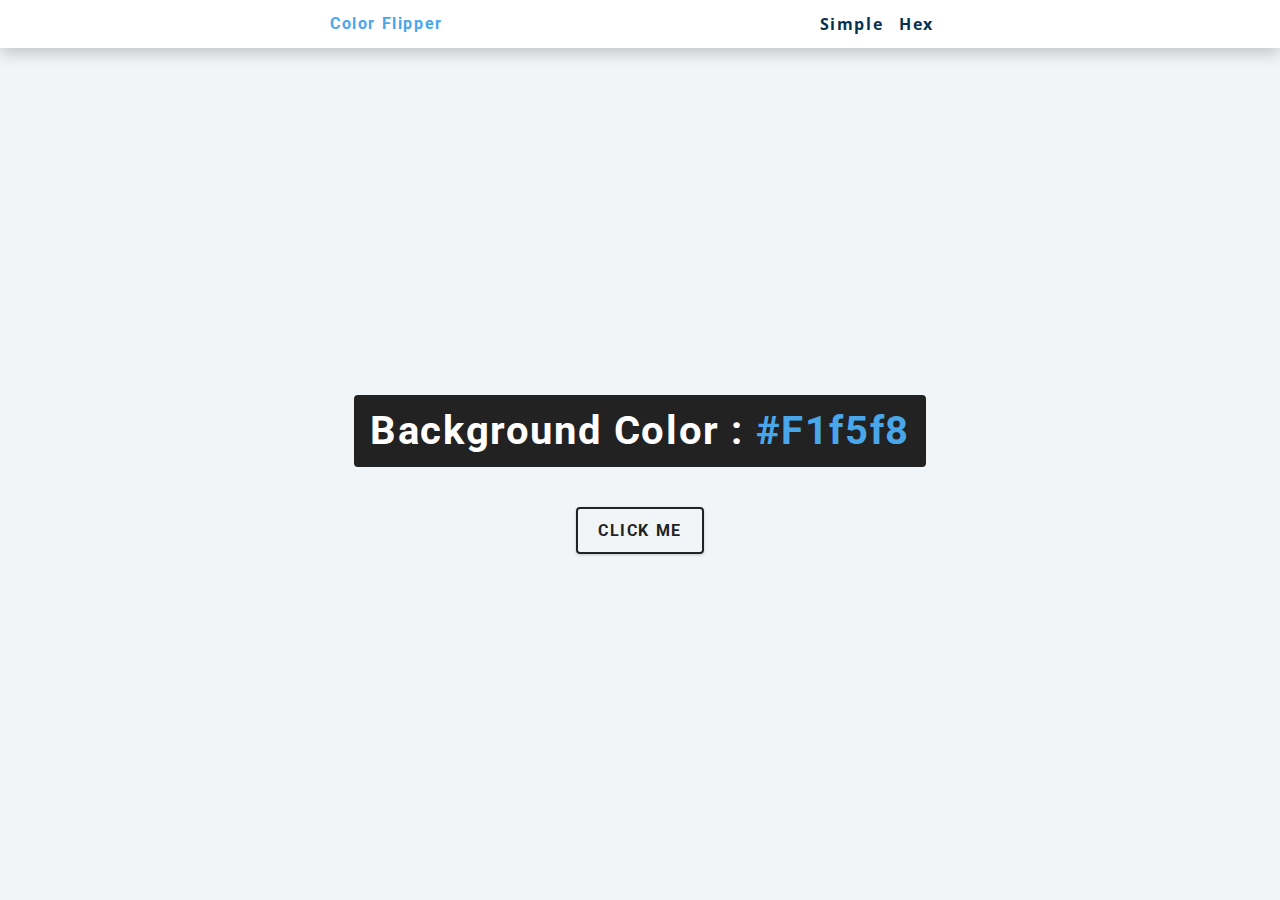
<file: 01-color-flipper/final/index.html>
<!DOCTYPE html>
<html lang="en">
  <head>
    <meta charset="UTF-8" />
    <meta name="viewport" content="width=device-width, initial-scale=1.0" />
    <title>Color Flipper || Simple</title>

    <!-- styles -->
    <link rel="stylesheet" href="styles.css" />
  </head>
  <body>
    <nav>
      <div class="nav-center">
        <h4>color flipper</h4>
        <ul class="nav-links">
          <li><a href="index.html">simple</a></li>
          <li><a href="hex.html">hex</a></li>
        </ul>
      </div>
    </nav>
    <main>
      <div class="container">
        <h2>background color : <span class="color">#f1f5f8</span></h2>
        <button class="btn btn-hero" id="btn">click me</button>
      </div>
    </main>
    <!-- javascript -->
    <script src="app.js"></script>
  </body>
</html>
</file>
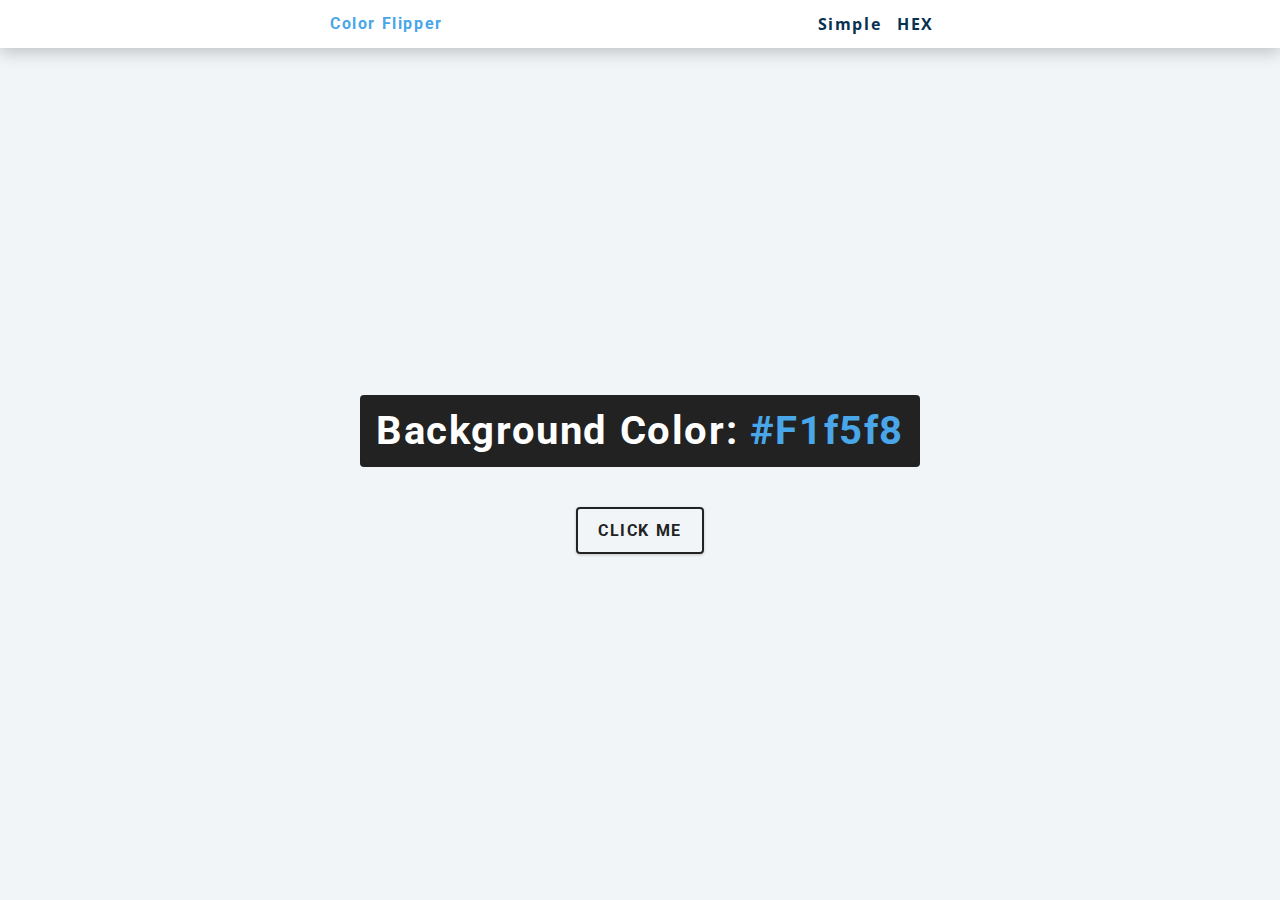
<file: 01-color-flipper/setup/index.html>
<!DOCTYPE html>
<html lang="en">
  <head>
    <meta charset="UTF-8" />
    <meta name="viewport" content="width=device-width, initial-scale=1.0" />
    <title>Color Flipper || Simple</title>

    <!-- styles -->
    <link rel="stylesheet" href="styles.css" />
  </head>
  <body>
      <nav>
        <div class="nav-center">
          <h4>Color Flipper</h4>
          <ul class="nav-links">
            <li><a href="index.html">Simple</a></li>
            <li><a href="hex.html">HEX</a></li>
          </ul>
        </div>
      </nav>
      <main>
        <div class="container">
          <h2>background color: <span class="color">#f1f5f8</span></h2>
          <button class="btn btn-hero" id="btn">click me</button>
        </div>
      </main>
    <!-- javascript -->
    <script src="app.js"></script>
  </body>
</html>
</file>
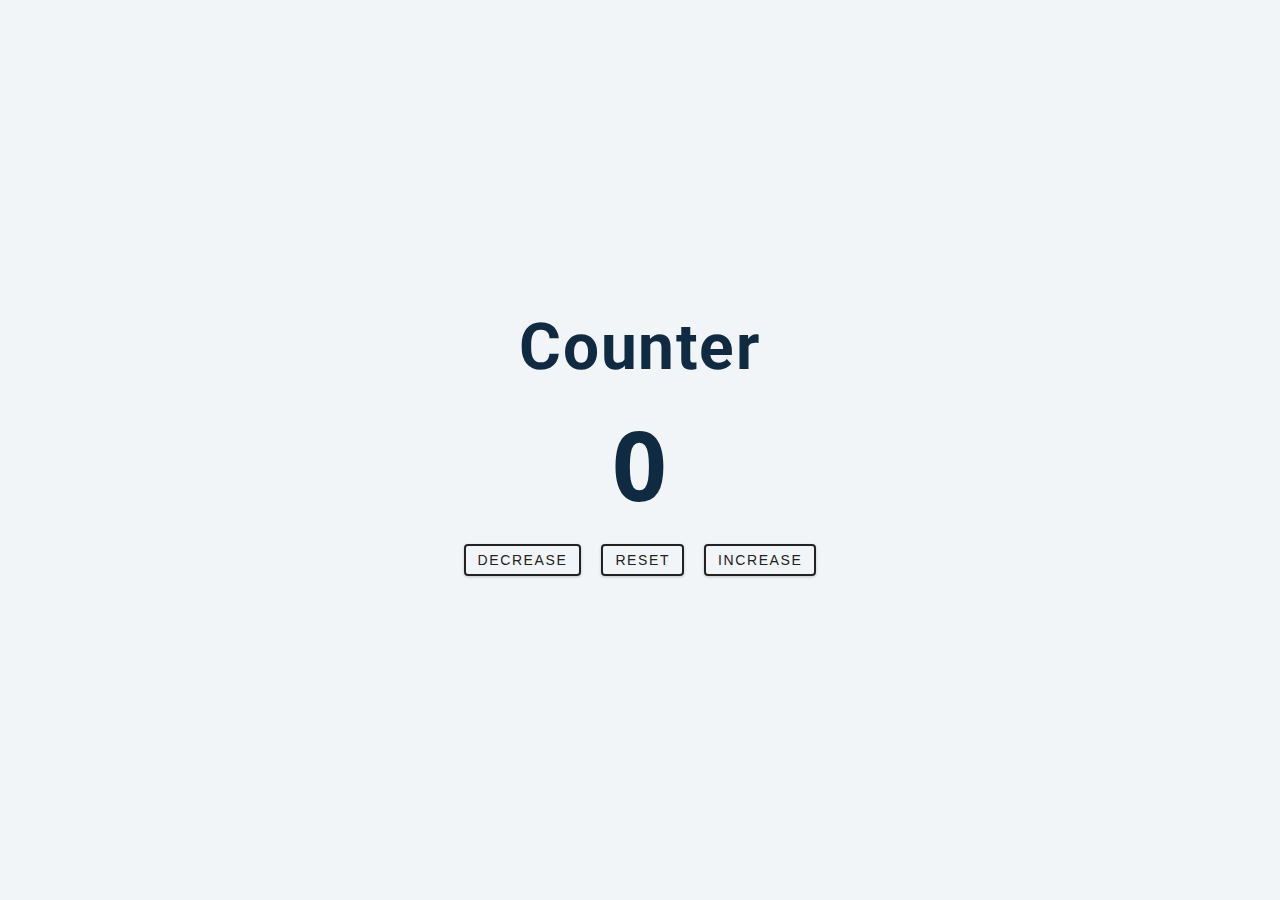
<file: 02-counter/final/index.html>
<!DOCTYPE html>
<html lang="en">
  <head>
    <meta charset="UTF-8" />
    <meta name="viewport" content="width=device-width, initial-scale=1.0" />
    <title>Counter</title>

    <!-- styles -->
    <link rel="stylesheet" href="styles.css" />
  </head>
  <body>
    <main>
      <div class="container">
        <h1>counter</h1>
        <span id="value">0</span>
        <div class="button-container">
          <button class="btn decrease">decrease</button>
          <button class="btn reset">reset</button>
          <button class="btn increase">increase</button>
        </div>
      </div>
    </main>
    <!-- javascript -->
    <script src="app.js"></script>
  </body>
</html>
</file>
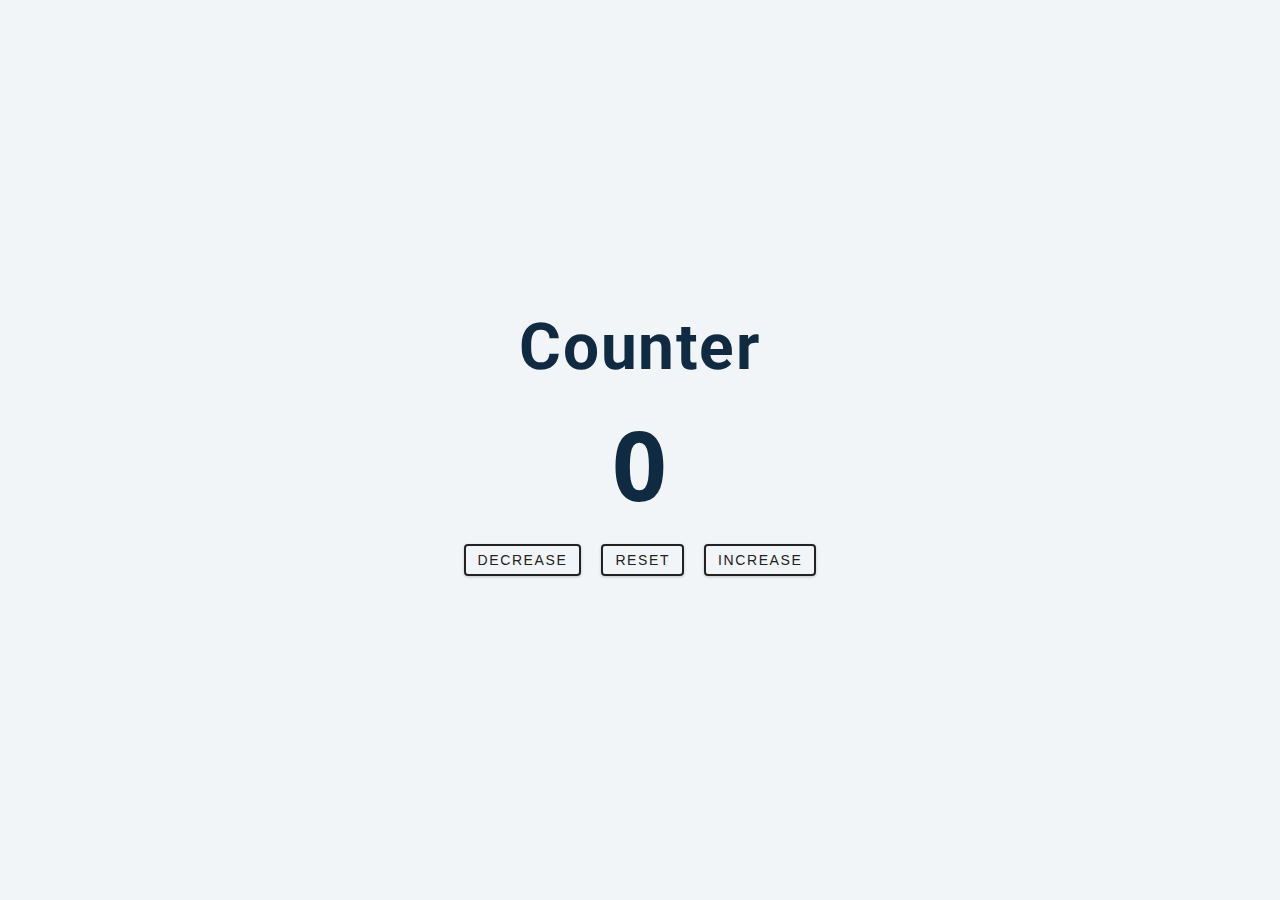
<file: 02-counter/setup/index.html>
<!DOCTYPE html>
<html lang="en">

<head>
  <meta charset="UTF-8" />
  <meta name="viewport" content="width=device-width, initial-scale=1.0" />
  <title>Counter</title>

  <!-- styles -->
  <link rel="stylesheet" href="styles.css" />
</head>

<body>
  <main>
    <div class="container">
      <h1>counter</h1>
      <span id="value">0</span>
      <div class="button-container">
        <button class="btn decrease">decrease</button>
        <button class="btn reset">reset</button>
        <button class="btn increase">increase</button>
      </div>
    </div>
  </main>
  <!-- javascript -->
  <script src="app.js"></script>
</body>

</html>
</file>
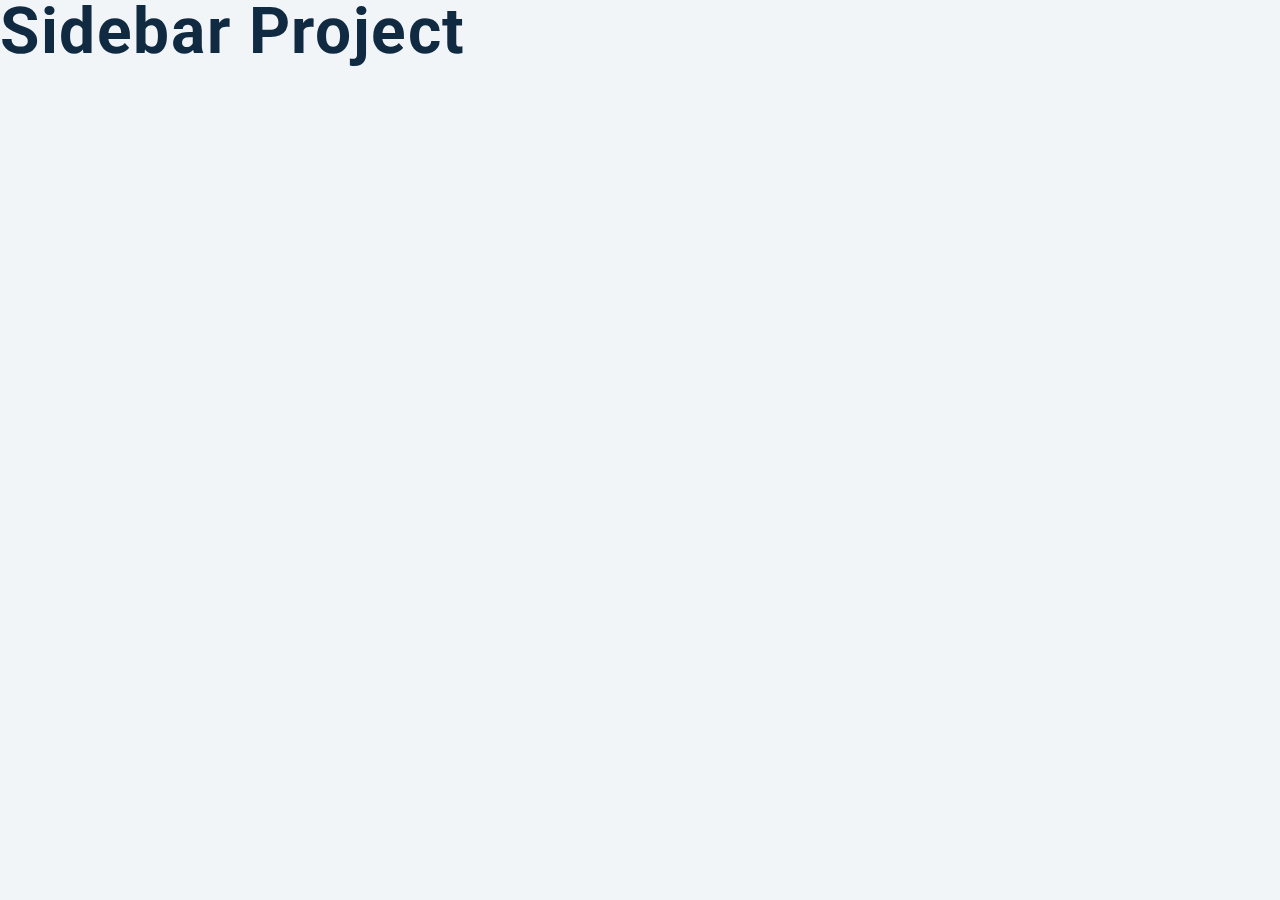
<file: 05-sidebar/setup/index.html>
<!DOCTYPE html>
<html lang="en">
  <head>
    <meta charset="UTF-8" />
    <meta name="viewport" content="width=device-width, initial-scale=1.0" />
    <title>Sidebar</title>
    <!-- font-awesome -->
    <link
      rel="stylesheet"
      href="https://cdnjs.cloudflare.com/ajax/libs/font-awesome/5.14.0/css/all.min.css"
    />

    <!-- styles -->
    <link rel="stylesheet" href="styles.css" />
  </head>
  <body>
    <h1>sidebar project</h1>
    <!-- javascript -->
    <script src="app.js"></script>
  </body>
</html>
</file>
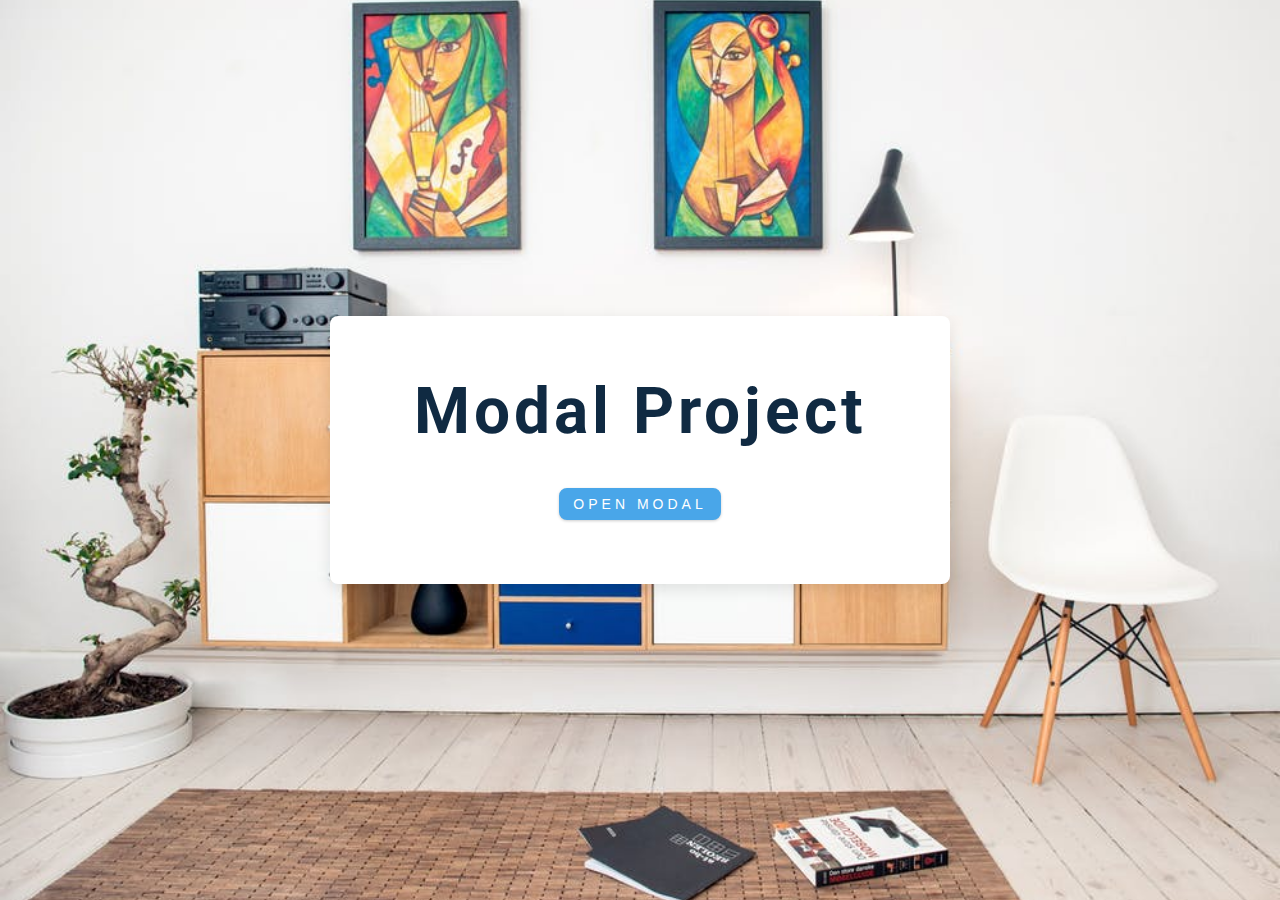
<file: 06-modal/final/index.html>
<!DOCTYPE html>
<html lang="en">
  <head>
    <meta charset="UTF-8" />
    <meta name="viewport" content="width=device-width, initial-scale=1.0" />
    <title>Modal</title>
    <!-- font-awesome -->
    <link
      rel="stylesheet"
      href="https://cdnjs.cloudflare.com/ajax/libs/font-awesome/5.14.0/css/all.min.css"
    />
    <!-- styles -->
    <link rel="stylesheet" href="styles.css" />
  </head>
  <body>
    <!-- hero -->
    <header class="hero">
      <div class="banner">
        <h1>modal project</h1>
        <button class="btn modal-btn">
          open modal
        </button>
      </div>
    </header>
    <!-- modal -->
    <div class="modal-overlay">
      <div class="modal-container">
        <h3>modal content</h3>
        <button class="close-btn"><i class="fas fa-times"></i></button>
      </div>
    </div>
    <!-- javascript -->
    <script src="app.js"></script>
  </body>
</html>
</file>
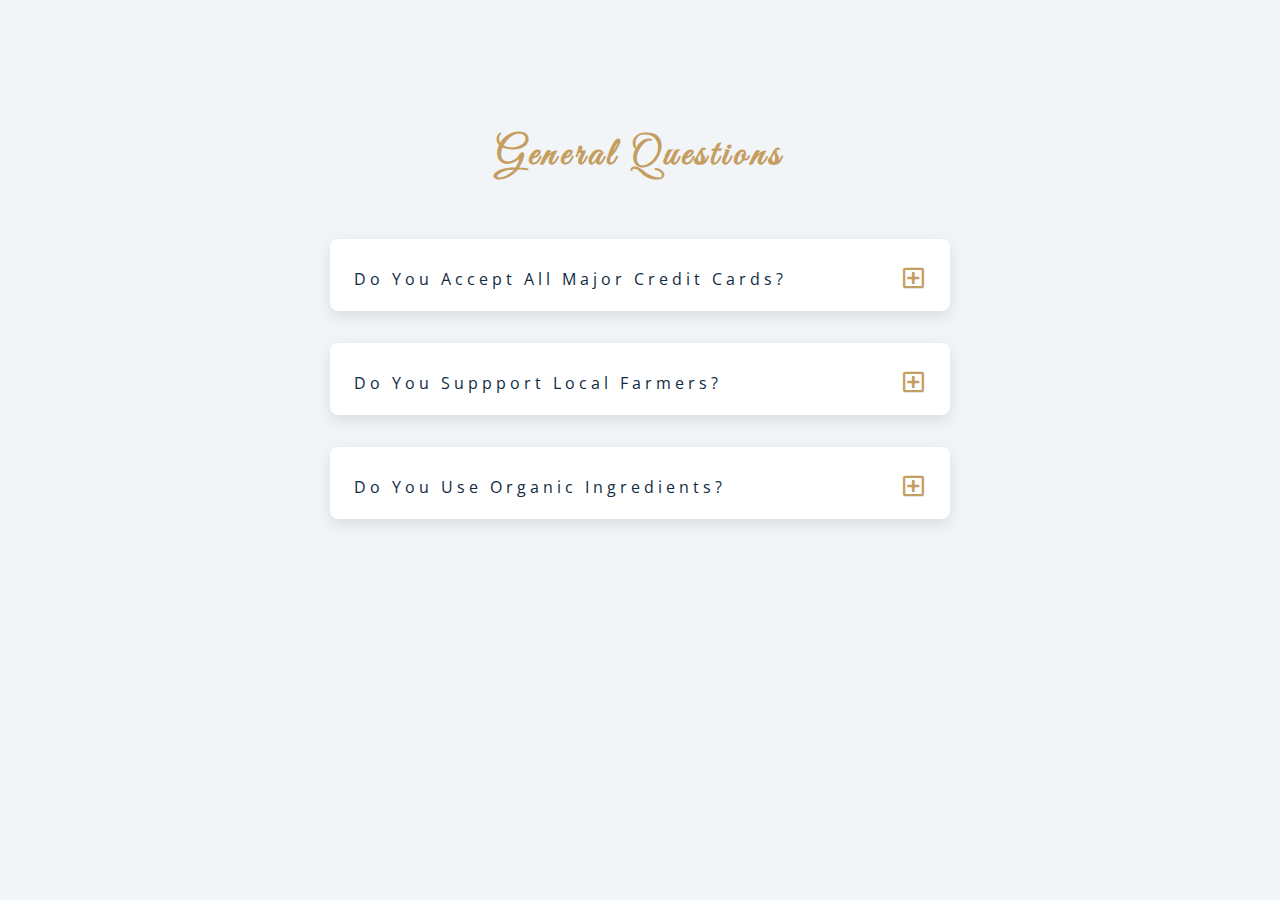
<file: 07-questions/final/index.html>
<!DOCTYPE html>
<html lang="en">
  <head>
    <meta charset="UTF-8" />
    <meta name="viewport" content="width=device-width, initial-scale=1.0" />
    <title>Q & A</title>
    <!-- font-awesome -->
    <link rel="stylesheet" href="https://cdnjs.cloudflare.com/ajax/libs/font-awesome/5.14.0/css/all.min.css" />
    <!-- extra fonts -->
    <link
      href="https://fonts.googleapis.com/css?family=Great+Vibes&display=swap"
      rel="stylesheet"
    />
    <!-- styles -->
    <link rel="stylesheet" href="styles.css" />
  </head>
  <body>
      <section class="questions">
        <!-- title -->
        <div class="title">
          <h2>general questions</h2>
        </div>
        <!-- questions -->
        <div class="section-center">
          <!-- single question -->
          <article class="question">
            <!-- question title -->
            <div class="question-title">
              <p>do you accept all major credit cards?</p>
              <button type="button" class="question-btn">
                <span class="plus-icon">
                  <i class="far fa-plus-square"></i>
                </span>
                <span class="minus-icon">
                  <i class="far fa-minus-square"></i>
                </span>
              </button>
            </div>
            <!-- question text -->
            <div class="question-text">
              <p>
                Lorem ipsum dolor sit amet, consectetur adipisicing elit. Est
                dolore illo dolores quia nemo doloribus quaerat, magni numquam
                repellat reprehenderit.
              </p>
            </div>
          </article>
          <!-- end of single question -->
          <!-- single question -->
          <article class="question">
            <!-- question title -->
            <div class="question-title">
              <p>do you suppport local farmers?</p>
              <button type="button" class="question-btn">
                <span class="plus-icon">
                  <i class="far fa-plus-square"></i>
                </span>
                <span class="minus-icon">
                  <i class="far fa-minus-square"></i>
                </span>
              </button>
            </div>
            <!-- question text -->
            <div class="question-text">
              <p>
                Lorem ipsum dolor sit amet, consectetur adipisicing elit. Est
                dolore illo dolores quia nemo doloribus quaerat, magni numquam
                repellat reprehenderit.
              </p>
            </div>
          </article>
          <!-- end of single question -->
          <!-- single question -->
          <article class="question">
            <!-- question title -->
            <div class="question-title">
              <p>do you use organic ingredients?</p>
              <!-- button -->
              <button type="button" class="question-btn">
                <span class="plus-icon">
                  <i class="far fa-plus-square"></i>
                </span>
                <span class="minus-icon">
                  <i class="far fa-minus-square"></i>
                </span>
              </button>
            </div>
            <!-- question text -->
            <div class="question-text">
              <p>
                Lorem ipsum dolor sit amet, consectetur adipisicing elit. Est
                dolore illo dolores quia nemo doloribus quaerat, magni numquam
                repellat reprehenderit.
              </p>
            </div>
          </article>
          <!-- end of single question -->
      </section>
    </main>
    <!-- javascript -->
    <script src="app.js"></script>
  </body>
</html>
</file>
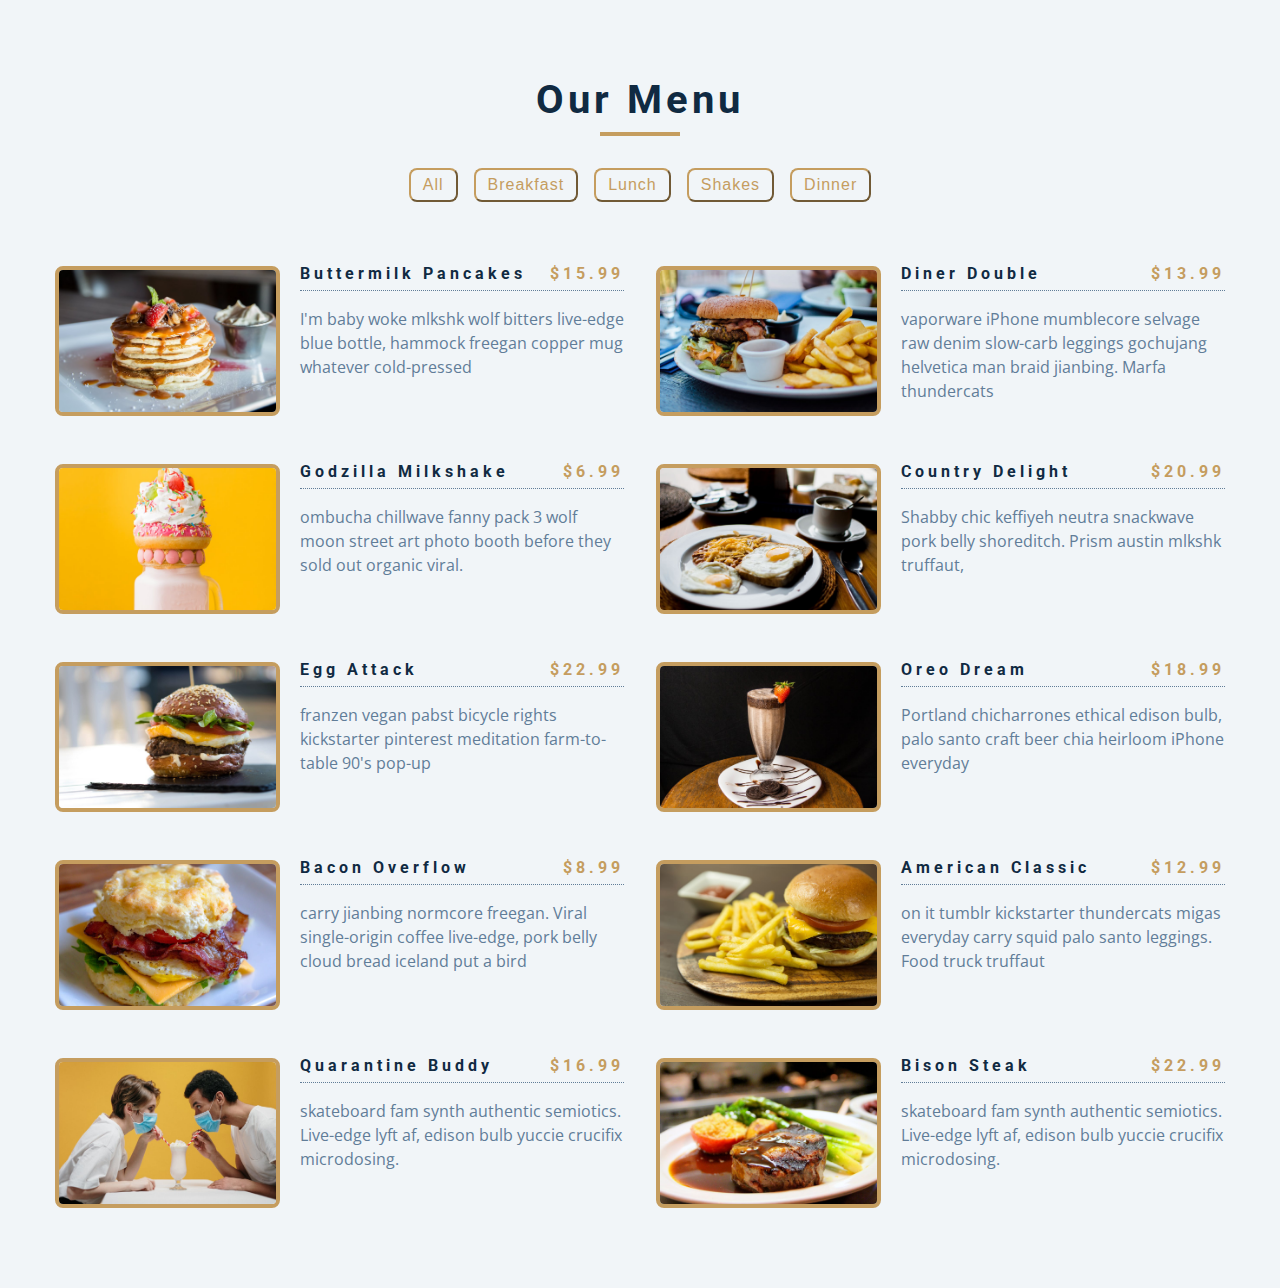
<file: 08-menu/final/index.html>
<!DOCTYPE html>
<html lang="en">
  <head>
    <meta charset="UTF-8" />
    <meta name="viewport" content="width=device-width, initial-scale=1.0" />
    <title>Menu</title>
    <!-- font-awesome -->
    <link
      rel="stylesheet"
      href="https://cdnjs.cloudflare.com/ajax/libs/font-awesome/5.14.0/css/all.min.css"
    />
    <!-- styles -->
    <link rel="stylesheet" href="styles.css" />
  </head>
  <body>
    <section class="menu">
      <!-- title -->
      <div class="title">
        <h2>our menu</h2>
        <div class="underline"></div>
      </div>
      <!-- filter buttons -->
      <div class="btn-container">
        <!-- <button type="button" class="filter-btn" data-id="all">all</button>
        <button type="button" class="filter-btn" data-id="breakfast">
          breakfast
        </button>
        <button type="button" class="filter-btn" data-id="lunch">lunch</button>
        <button type="button" class="filter-btn" data-id="shakes">
          shakes
        </button> -->
      </div>
      <!-- menu items -->
      <div class="section-center">
        <!-- single item -->
        <article class="menu-item">
          <img src="./menu-item.jpeg" alt="menu item" class="photo" />
          <div class="item-info">
            <header>
              <h4>buttermilk pancakes</h4>
              <h4 class="price">$15</h4>
            </header>
            <p class="item-text">
              Lorem ipsum dolor sit amet consectetur adipisicing elit.
              Repudiandae, sint quam. Et reprehenderit fugiat nesciunt inventore
              laboriosam excepturi! Quo, officia.
            </p>
          </div>
        </article>
        <!-- end of single item -->
        <!-- single item -->
        <article class="menu-item">
          <img src="./menu-item.jpeg" alt="menu item" class="photo" />
          <div class="item-info">
            <header>
              <h4>buttermilk pancakes</h4>
              <h4 class="price">$15</h4>
            </header>
            <p class="item-text">
              Lorem ipsum dolor sit amet consectetur adipisicing elit.
              Repudiandae, sint quam. Et reprehenderit fugiat nesciunt inventore
              laboriosam excepturi! Quo, officia.
            </p>
          </div>
        </article>
        <!-- end of single item -->
        <!-- single item -->
        <article class="menu-item">
          <img src="./menu-item.jpeg" alt="menu item" class="photo" />
          <div class="item-info">
            <header>
              <h4>buttermilk pancakes</h4>
              <h4 class="price">$15</h4>
            </header>
            <p class="item-text">
              Lorem ipsum dolor sit amet consectetur adipisicing elit.
              Repudiandae, sint quam. Et reprehenderit fugiat nesciunt inventore
              laboriosam excepturi! Quo, officia.
            </p>
          </div>
        </article>
        <!-- end of single item -->
      </div>
    </section>
    <!-- javascript -->
    <script src="app.js"></script>
  </body>
</html>
</file>
<file: 01-color-flipper/final/styles.css>
/*
=============== 
Fonts
===============
*/
@import url("https://fonts.googleapis.com/css?family=Open+Sans|Roboto:400,700&display=swap");

/*
=============== 
Variables
===============
*/

:root {
  /* dark shades of primary color*/
  --clr-primary-1: hsl(205, 86%, 17%);
  --clr-primary-2: hsl(205, 77%, 27%);
  --clr-primary-3: hsl(205, 72%, 37%);
  --clr-primary-4: hsl(205, 63%, 48%);
  /* primary/main color */
  --clr-primary-5: hsl(205, 78%, 60%);
  /* lighter shades of primary color */
  --clr-primary-6: hsl(205, 89%, 70%);
  --clr-primary-7: hsl(205, 90%, 76%);
  --clr-primary-8: hsl(205, 86%, 81%);
  --clr-primary-9: hsl(205, 90%, 88%);
  --clr-primary-10: hsl(205, 100%, 96%);
  /* darkest grey - used for headings */
  --clr-grey-1: hsl(209, 61%, 16%);
  --clr-grey-2: hsl(211, 39%, 23%);
  --clr-grey-3: hsl(209, 34%, 30%);
  --clr-grey-4: hsl(209, 28%, 39%);
  /* grey used for paragraphs */
  --clr-grey-5: hsl(210, 22%, 49%);
  --clr-grey-6: hsl(209, 23%, 60%);
  --clr-grey-7: hsl(211, 27%, 70%);
  --clr-grey-8: hsl(210, 31%, 80%);
  --clr-grey-9: hsl(212, 33%, 89%);
  --clr-grey-10: hsl(210, 36%, 96%);
  --clr-white: #fff;
  --clr-red-dark: hsl(360, 67%, 44%);
  --clr-red-light: hsl(360, 71%, 66%);
  --clr-green-dark: hsl(125, 67%, 44%);
  --clr-green-light: hsl(125, 71%, 66%);
  --clr-black: #222;
  --ff-primary: "Roboto", sans-serif;
  --ff-secondary: "Open Sans", sans-serif;
  --transition: all 0.3s linear;
  --spacing: 0.1rem;
  --radius: 0.25rem;
  --light-shadow: 0 5px 15px rgba(0, 0, 0, 0.1);
  --dark-shadow: 0 5px 15px rgba(0, 0, 0, 0.2);
  --max-width: 1170px;
  --fixed-width: 620px;
}
/*
=============== 
Global Styles
===============
*/

*,
::after,
::before {
  margin: 0;
  padding: 0;
  box-sizing: border-box;
}
body {
  font-family: var(--ff-secondary);
  background: var(--clr-grey-10);
  color: var(--clr-grey-1);
  line-height: 1.5;
  font-size: 0.875rem;
}
ul {
  list-style-type: none;
}
a {
  text-decoration: none;
}
h1,
h2,
h3,
h4 {
  letter-spacing: var(--spacing);
  text-transform: capitalize;
  line-height: 1.25;
  margin-bottom: 0.75rem;
  font-family: var(--ff-primary);
}
h1 {
  font-size: 3rem;
}
h2 {
  font-size: 2rem;
}
h3 {
  font-size: 1.25rem;
}
h4 {
  font-size: 0.875rem;
}
p {
  margin-bottom: 1.25rem;
  color: var(--clr-grey-5);
}
@media screen and (min-width: 800px) {
  h1 {
    font-size: 4rem;
  }
  h2 {
    font-size: 2.5rem;
  }
  h3 {
    font-size: 1.75rem;
  }
  h4 {
    font-size: 1rem;
  }
  body {
    font-size: 1rem;
  }
  h1,
  h2,
  h3,
  h4 {
    line-height: 1;
  }
}
/*  global classes */

/* section */
.section {
  padding: 5rem 0;
}

.section-center {
  width: 90vw;
  margin: 0 auto;
  max-width: 1170px;
}
@media screen and (min-width: 992px) {
  .section-center {
    width: 95vw;
  }
}
main {
  min-height: 100vh;
  display: grid;
  place-items: center;
}

/*
=============== 
Nav
===============
*/
nav {
  background: var(--clr-white);
  height: 3rem;
  display: grid;
  align-items: center;
  box-shadow: var(--dark-shadow);
}
.nav-center {
  width: 90vw;
  max-width: var(--fixed-width);
  margin: 0 auto;
  display: flex;
  align-items: center;
  justify-content: space-between;
}
.nav-center h4 {
  margin-bottom: 0;
  color: var(--clr-primary-5);
}
.nav-links {
  display: flex;
}
nav a {
  text-transform: capitalize;
  font-weight: 700;
  font-size: 1rem;
  color: var(--clr-primary-1);
  letter-spacing: var(--spacing);
  margin-right: 1rem;
}
nav a:hover {
  color: var(--clr-primary-5);
}
/*
=============== 
Container
===============
*/
main {
  min-height: calc(100vh - 3rem);
  display: grid;
  place-items: center;
}
.container {
  text-align: center;
}
.container h2 {
  background: var(--clr-black);
  color: var(--clr-white);
  padding: 1rem;
  border-radius: var(--radius);
  margin-bottom: 2.5rem;
}
.color {
  color: var(--clr-primary-5);
}
.btn-hero {
  font-family: var(--ff-primary);
  text-transform: uppercase;
  background: transparent;
  color: var(--clr-black);
  letter-spacing: var(--spacing);
  display: inline-block;
  font-weight: 700;
  transition: var(--transition);
  border: 2px solid var(--clr-black);
  cursor: pointer;
  box-shadow: 0 1px 3px rgba(0, 0, 0, 0.2);
  border-radius: var(--radius);
  font-size: 1rem;
  padding: 0.75rem 1.25rem;
}
.btn-hero:hover {
  color: var(--clr-white);
  background: var(--clr-black);
}
</file>
<file: 01-color-flipper/setup/styles.css>
/*
=============== 
Fonts
===============
*/
@import url("https://fonts.googleapis.com/css?family=Open+Sans|Roboto:400,700&display=swap");

/*
=============== 
Variables
===============
*/

:root {
  /* dark shades of primary color*/
  --clr-primary-1: hsl(205, 86%, 17%);
  --clr-primary-2: hsl(205, 77%, 27%);
  --clr-primary-3: hsl(205, 72%, 37%);
  --clr-primary-4: hsl(205, 63%, 48%);
  /* primary/main color */
  --clr-primary-5: hsl(205, 78%, 60%);
  /* lighter shades of primary color */
  --clr-primary-6: hsl(205, 89%, 70%);
  --clr-primary-7: hsl(205, 90%, 76%);
  --clr-primary-8: hsl(205, 86%, 81%);
  --clr-primary-9: hsl(205, 90%, 88%);
  --clr-primary-10: hsl(205, 100%, 96%);
  /* darkest grey - used for headings */
  --clr-grey-1: hsl(209, 61%, 16%);
  --clr-grey-2: hsl(211, 39%, 23%);
  --clr-grey-3: hsl(209, 34%, 30%);
  --clr-grey-4: hsl(209, 28%, 39%);
  /* grey used for paragraphs */
  --clr-grey-5: hsl(210, 22%, 49%);
  --clr-grey-6: hsl(209, 23%, 60%);
  --clr-grey-7: hsl(211, 27%, 70%);
  --clr-grey-8: hsl(210, 31%, 80%);
  --clr-grey-9: hsl(212, 33%, 89%);
  --clr-grey-10: hsl(210, 36%, 96%);
  --clr-white: #fff;
  --clr-red-dark: hsl(360, 67%, 44%);
  --clr-red-light: hsl(360, 71%, 66%);
  --clr-green-dark: hsl(125, 67%, 44%);
  --clr-green-light: hsl(125, 71%, 66%);
  --clr-black: #222;
  --ff-primary: "Roboto", sans-serif;
  --ff-secondary: "Open Sans", sans-serif;
  --transition: all 0.3s linear;
  --spacing: 0.1rem;
  --radius: 0.25rem;
  --light-shadow: 0 5px 15px rgba(0, 0, 0, 0.1);
  --dark-shadow: 0 5px 15px rgba(0, 0, 0, 0.2);
  --max-width: 1170px;
  --fixed-width: 620px;
}
/*
=============== 
Global Styles
===============
*/

*,
::after,
::before {
  margin: 0;
  padding: 0;
  box-sizing: border-box;
}
body {
  font-family: var(--ff-secondary);
  background: var(--clr-grey-10);
  color: var(--clr-grey-1);
  line-height: 1.5;
  font-size: 0.875rem;
}
ul {
  list-style-type: none;
}
a {
  text-decoration: none;
}
h1,
h2,
h3,
h4 {
  letter-spacing: var(--spacing);
  text-transform: capitalize;
  line-height: 1.25;
  margin-bottom: 0.75rem;
  font-family: var(--ff-primary);
}
h1 {
  font-size: 3rem;
}
h2 {
  font-size: 2rem;
}
h3 {
  font-size: 1.25rem;
}
h4 {
  font-size: 0.875rem;
}
p {
  margin-bottom: 1.25rem;
  color: var(--clr-grey-5);
}
@media screen and (min-width: 800px) {
  h1 {
    font-size: 4rem;
  }
  h2 {
    font-size: 2.5rem;
  }
  h3 {
    font-size: 1.75rem;
  }
  h4 {
    font-size: 1rem;
  }
  body {
    font-size: 1rem;
  }
  h1,
  h2,
  h3,
  h4 {
    line-height: 1;
  }
}
/*  global classes */

/* section */
.section {
  padding: 5rem 0;
}

.section-center {
  width: 90vw;
  margin: 0 auto;
  max-width: 1170px;
}
@media screen and (min-width: 992px) {
  .section-center {
    width: 95vw;
  }
}
main {
  min-height: 100vh;
  display: grid;
  place-items: center;
}

/*
=============== 
Nav
===============
*/
nav {
  background: var(--clr-white);
  height: 3rem;
  display: grid;
  align-items: center;
  box-shadow: var(--dark-shadow);
}
.nav-center {
  width: 90vw;
  max-width: var(--fixed-width);
  margin: 0 auto;
  display: flex;
  align-items: center;
  justify-content: space-between;
}
.nav-center h4 {
  margin-bottom: 0;
  color: var(--clr-primary-5);
}
.nav-links {
  display: flex;
}
nav a {
  text-transform: capitalize;
  font-weight: 700;
  font-size: 1rem;
  color: var(--clr-primary-1);
  letter-spacing: var(--spacing);
  margin-right: 1rem;
}
nav a:hover {
  color: var(--clr-primary-5);
}
/*
=============== 
Container
===============
*/
main {
  min-height: calc(100vh - 3rem);
  display: grid;
  place-items: center;
}
.container {
  text-align: center;
}
.container h2 {
  background: var(--clr-black);
  color: var(--clr-white);
  padding: 1rem;
  border-radius: var(--radius);
  margin-bottom: 2.5rem;
}
.color {
  color: var(--clr-primary-5);
}
.btn-hero {
  font-family: var(--ff-primary);
  text-transform: uppercase;
  background: transparent;
  color: var(--clr-black);
  letter-spacing: var(--spacing);
  display: inline-block;
  font-weight: 700;
  transition: var(--transition);
  border: 2px solid var(--clr-black);
  cursor: pointer;
  box-shadow: 0 1px 3px rgba(0, 0, 0, 0.2);
  border-radius: var(--radius);
  font-size: 1rem;
  padding: 0.75rem 1.25rem;
}
.btn-hero:hover {
  color: var(--clr-white);
  background: var(--clr-black);
}
</file>
<file: 02-counter/final/styles.css>
/*
=============== 
Fonts
===============
*/
@import url("https://fonts.googleapis.com/css?family=Open+Sans|Roboto:400,700&display=swap");

/*
=============== 
Variables
===============
*/

:root {
  /* dark shades of primary color*/
  --clr-primary-1: hsl(205, 86%, 17%);
  --clr-primary-2: hsl(205, 77%, 27%);
  --clr-primary-3: hsl(205, 72%, 37%);
  --clr-primary-4: hsl(205, 63%, 48%);
  /* primary/main color */
  --clr-primary-5: hsl(205, 78%, 60%);
  /* lighter shades of primary color */
  --clr-primary-6: hsl(205, 89%, 70%);
  --clr-primary-7: hsl(205, 90%, 76%);
  --clr-primary-8: hsl(205, 86%, 81%);
  --clr-primary-9: hsl(205, 90%, 88%);
  --clr-primary-10: hsl(205, 100%, 96%);
  /* darkest grey - used for headings */
  --clr-grey-1: hsl(209, 61%, 16%);
  --clr-grey-2: hsl(211, 39%, 23%);
  --clr-grey-3: hsl(209, 34%, 30%);
  --clr-grey-4: hsl(209, 28%, 39%);
  /* grey used for paragraphs */
  --clr-grey-5: hsl(210, 22%, 49%);
  --clr-grey-6: hsl(209, 23%, 60%);
  --clr-grey-7: hsl(211, 27%, 70%);
  --clr-grey-8: hsl(210, 31%, 80%);
  --clr-grey-9: hsl(212, 33%, 89%);
  --clr-grey-10: hsl(210, 36%, 96%);
  --clr-white: #fff;
  --clr-red-dark: hsl(360, 67%, 44%);
  --clr-red-light: hsl(360, 71%, 66%);
  --clr-green-dark: hsl(125, 67%, 44%);
  --clr-green-light: hsl(125, 71%, 66%);
  --clr-black: #222;
  --ff-primary: "Roboto", sans-serif;
  --ff-secondary: "Open Sans", sans-serif;
  --transition: all 0.3s linear;
  --spacing: 0.1rem;
  --radius: 0.25rem;
  --light-shadow: 0 5px 15px rgba(0, 0, 0, 0.1);
  --dark-shadow: 0 5px 15px rgba(0, 0, 0, 0.2);
  --max-width: 1170px;
  --fixed-width: 620px;
}
/*
=============== 
Global Styles
===============
*/

*,
::after,
::before {
  margin: 0;
  padding: 0;
  box-sizing: border-box;
}
body {
  font-family: var(--ff-secondary);
  background: var(--clr-grey-10);
  color: var(--clr-grey-1);
  line-height: 1.5;
  font-size: 0.875rem;
}
ul {
  list-style-type: none;
}
a {
  text-decoration: none;
}
h1,
h2,
h3,
h4 {
  letter-spacing: var(--spacing);
  text-transform: capitalize;
  line-height: 1.25;
  margin-bottom: 0.75rem;
  font-family: var(--ff-primary);
}
h1 {
  font-size: 3rem;
}
h2 {
  font-size: 2rem;
}
h3 {
  font-size: 1.25rem;
}
h4 {
  font-size: 0.875rem;
}
p {
  margin-bottom: 1.25rem;
  color: var(--clr-grey-5);
}
@media screen and (min-width: 800px) {
  h1 {
    font-size: 4rem;
  }
  h2 {
    font-size: 2.5rem;
  }
  h3 {
    font-size: 1.75rem;
  }
  h4 {
    font-size: 1rem;
  }
  body {
    font-size: 1rem;
  }
  h1,
  h2,
  h3,
  h4 {
    line-height: 1;
  }
}
/*  global classes */

/* section */
.section {
  padding: 5rem 0;
}

.section-center {
  width: 90vw;
  margin: 0 auto;
  max-width: 1170px;
}
@media screen and (min-width: 992px) {
  .section-center {
    width: 95vw;
  }
}
main {
  min-height: 100vh;
  display: grid;
  place-items: center;
}

/*
=============== 
Counter
===============
*/

main {
  min-height: 100vh;
  display: grid;
  place-items: center;
}
.container {
  text-align: center;
}
#value {
  font-size: 6rem;
  font-weight: bold;
}
.btn {
  text-transform: uppercase;
  background: transparent;
  color: var(--clr-black);
  padding: 0.375rem 0.75rem;
  letter-spacing: var(--spacing);
  display: inline-block;
  transition: var(--transition);
  font-size: 0.875rem;
  border: 2px solid var(--clr-black);
  cursor: pointer;
  box-shadow: 0 1px 3px rgba(0, 0, 0, 0.2);
  border-radius: var(--radius);
  margin: 0.5rem;
}
.btn:hover {
  color: var(--clr-white);
  background: var(--clr-black);
}
</file>
<file: 02-counter/setup/styles.css>
/*
=============== 
Fonts
===============
*/
@import url("https://fonts.googleapis.com/css?family=Open+Sans|Roboto:400,700&display=swap");

/*
=============== 
Variables
===============
*/

:root {
  /* dark shades of primary color*/
  --clr-primary-1: hsl(205, 86%, 17%);
  --clr-primary-2: hsl(205, 77%, 27%);
  --clr-primary-3: hsl(205, 72%, 37%);
  --clr-primary-4: hsl(205, 63%, 48%);
  /* primary/main color */
  --clr-primary-5: hsl(205, 78%, 60%);
  /* lighter shades of primary color */
  --clr-primary-6: hsl(205, 89%, 70%);
  --clr-primary-7: hsl(205, 90%, 76%);
  --clr-primary-8: hsl(205, 86%, 81%);
  --clr-primary-9: hsl(205, 90%, 88%);
  --clr-primary-10: hsl(205, 100%, 96%);
  /* darkest grey - used for headings */
  --clr-grey-1: hsl(209, 61%, 16%);
  --clr-grey-2: hsl(211, 39%, 23%);
  --clr-grey-3: hsl(209, 34%, 30%);
  --clr-grey-4: hsl(209, 28%, 39%);
  /* grey used for paragraphs */
  --clr-grey-5: hsl(210, 22%, 49%);
  --clr-grey-6: hsl(209, 23%, 60%);
  --clr-grey-7: hsl(211, 27%, 70%);
  --clr-grey-8: hsl(210, 31%, 80%);
  --clr-grey-9: hsl(212, 33%, 89%);
  --clr-grey-10: hsl(210, 36%, 96%);
  --clr-white: #fff;
  --clr-red-dark: hsl(360, 67%, 44%);
  --clr-red-light: hsl(360, 71%, 66%);
  --clr-green-dark: hsl(125, 67%, 44%);
  --clr-green-light: hsl(125, 71%, 66%);
  --clr-black: #222;
  --ff-primary: "Roboto", sans-serif;
  --ff-secondary: "Open Sans", sans-serif;
  --transition: all 0.3s linear;
  --spacing: 0.1rem;
  --radius: 0.25rem;
  --light-shadow: 0 5px 15px rgba(0, 0, 0, 0.1);
  --dark-shadow: 0 5px 15px rgba(0, 0, 0, 0.2);
  --max-width: 1170px;
  --fixed-width: 620px;
}
/*
=============== 
Global Styles
===============
*/

*,
::after,
::before {
  margin: 0;
  padding: 0;
  box-sizing: border-box;
}
body {
  font-family: var(--ff-secondary);
  background: var(--clr-grey-10);
  color: var(--clr-grey-1);
  line-height: 1.5;
  font-size: 0.875rem;
}
ul {
  list-style-type: none;
}
a {
  text-decoration: none;
}
h1,
h2,
h3,
h4 {
  letter-spacing: var(--spacing);
  text-transform: capitalize;
  line-height: 1.25;
  margin-bottom: 0.75rem;
  font-family: var(--ff-primary);
}
h1 {
  font-size: 3rem;
}
h2 {
  font-size: 2rem;
}
h3 {
  font-size: 1.25rem;
}
h4 {
  font-size: 0.875rem;
}
p {
  margin-bottom: 1.25rem;
  color: var(--clr-grey-5);
}
@media screen and (min-width: 800px) {
  h1 {
    font-size: 4rem;
  }
  h2 {
    font-size: 2.5rem;
  }
  h3 {
    font-size: 1.75rem;
  }
  h4 {
    font-size: 1rem;
  }
  body {
    font-size: 1rem;
  }
  h1,
  h2,
  h3,
  h4 {
    line-height: 1;
  }
}
/*  global classes */

/* section */
.section {
  padding: 5rem 0;
}

.section-center {
  width: 90vw;
  margin: 0 auto;
  max-width: 1170px;
}
@media screen and (min-width: 992px) {
  .section-center {
    width: 95vw;
  }
}
main {
  min-height: 100vh;
  display: grid;
  place-items: center;
}

/*
=============== 
Counter
===============
*/

main {
  min-height: 100vh;
  display: grid;
  place-items: center;
}
.container {
  text-align: center;
}
#value {
  font-size: 6rem;
  font-weight: bold;
}
.btn {
  text-transform: uppercase;
  background: transparent;
  color: var(--clr-black);
  padding: 0.375rem 0.75rem;
  letter-spacing: var(--spacing);
  display: inline-block;
  transition: var(--transition);
  font-size: 0.875rem;
  border: 2px solid var(--clr-black);
  cursor: pointer;
  box-shadow: 0 1px 3px rgba(0, 0, 0, 0.2);
  border-radius: var(--radius);
  margin: 0.5rem;
}
.btn:hover {
  color: var(--clr-white);
  background: var(--clr-black);
}
</file>
<file: 05-sidebar/setup/styles.css>
/*
=============== 
Fonts
===============
*/
@import url('https://fonts.googleapis.com/css?family=Open+Sans|Roboto:400,700&display=swap');

/*
=============== 
Variables
===============
*/

:root {
  /* dark shades of primary color*/
  --clr-primary-1: hsl(205, 86%, 17%);
  --clr-primary-2: hsl(205, 77%, 27%);
  --clr-primary-3: hsl(205, 72%, 37%);
  --clr-primary-4: hsl(205, 63%, 48%);
  /* primary/main color */
  --clr-primary-5: hsl(205, 78%, 60%);
  /* lighter shades of primary color */
  --clr-primary-6: hsl(205, 89%, 70%);
  --clr-primary-7: hsl(205, 90%, 76%);
  --clr-primary-8: hsl(205, 86%, 81%);
  --clr-primary-9: hsl(205, 90%, 88%);
  --clr-primary-10: hsl(205, 100%, 96%);
  /* darkest grey - used for headings */
  --clr-grey-1: hsl(209, 61%, 16%);
  --clr-grey-2: hsl(211, 39%, 23%);
  --clr-grey-3: hsl(209, 34%, 30%);
  --clr-grey-4: hsl(209, 28%, 39%);
  /* grey used for paragraphs */
  --clr-grey-5: hsl(210, 22%, 49%);
  --clr-grey-6: hsl(209, 23%, 60%);
  --clr-grey-7: hsl(211, 27%, 70%);
  --clr-grey-8: hsl(210, 31%, 80%);
  --clr-grey-9: hsl(212, 33%, 89%);
  --clr-grey-10: hsl(210, 36%, 96%);
  --clr-white: #fff;
  --clr-red-dark: hsl(360, 67%, 44%);
  --clr-red-light: hsl(360, 71%, 66%);
  --clr-green-dark: hsl(125, 67%, 44%);
  --clr-green-light: hsl(125, 71%, 66%);
  --clr-black: #222;
  --ff-primary: 'Roboto', sans-serif;
  --ff-secondary: 'Open Sans', sans-serif;
  --transition: all 0.3s linear;
  --spacing: 0.1rem;
  --radius: 0.25rem;
  --light-shadow: 0 5px 15px rgba(0, 0, 0, 0.1);
  --dark-shadow: 0 5px 15px rgba(0, 0, 0, 0.2);
  --max-width: 1170px;
  --fixed-width: 620px;
}
/*
=============== 
Global Styles
===============
*/

*,
::after,
::before {
  margin: 0;
  padding: 0;
  box-sizing: border-box;
}
body {
  font-family: var(--ff-secondary);
  background: var(--clr-grey-10);
  color: var(--clr-grey-1);
  line-height: 1.5;
  font-size: 0.875rem;
}
ul {
  list-style-type: none;
}
a {
  text-decoration: none;
}
h1,
h2,
h3,
h4 {
  letter-spacing: var(--spacing);
  text-transform: capitalize;
  line-height: 1.25;
  margin-bottom: 0.75rem;
  font-family: var(--ff-primary);
}
h1 {
  font-size: 3rem;
}
h2 {
  font-size: 2rem;
}
h3 {
  font-size: 1.25rem;
}
h4 {
  font-size: 0.875rem;
}
p {
  margin-bottom: 1.25rem;
  color: var(--clr-grey-5);
}
@media screen and (min-width: 800px) {
  h1 {
    font-size: 4rem;
  }
  h2 {
    font-size: 2.5rem;
  }
  h3 {
    font-size: 1.75rem;
  }
  h4 {
    font-size: 1rem;
  }
  body {
    font-size: 1rem;
  }
  h1,
  h2,
  h3,
  h4 {
    line-height: 1;
  }
}
/*  global classes */

/* section */
.section {
  padding: 5rem 0;
}

.section-center {
  width: 90vw;
  margin: 0 auto;
  max-width: 1170px;
}
@media screen and (min-width: 992px) {
  .section-center {
    width: 95vw;
  }
}
main {
  min-height: 100vh;
  display: grid;
  place-items: center;
}

/*
=============== 
Sidebar
===============
*/
.sidebar-toggle {
  position: fixed;
  top: 2rem;
  right: 3rem;
  font-size: 2rem;
  background: transparent;
  border-color: transparent;
  color: var(--clr-primary-5);
  transition: var(--transition);
  cursor: pointer;
  animation: bounce 2s ease-in-out infinite;
}
.sidebar-toggle:hover {
  color: var(--clr-primary-7);
}
@keyframes bounce {
  0% {
    transform: scale(1);
  }
  50% {
    transform: scale(1.5);
  }
  100% {
    transform: scale(1);
  }
}

.sidebar-header {
  display: flex;
  justify-content: space-between;
  align-items: center;
  padding: 1rem 1.5rem;
}
.close-btn {
  font-size: 1.75rem;
  background: transparent;
  border-color: transparent;
  color: var(--clr-primary-5);
  transition: var(--transition);
  cursor: pointer;
  color: var(--clr-red-dark);
}
.close-btn:hover {
  color: var(--clr-red-light);
  transform: rotate(360deg);
}
.logo {
  justify-self: center;
  height: 40px;
}

.links a {
  display: block;
  font-size: 1.5rem;
  text-transform: capitalize;
  padding: 1rem 1.5rem;
  color: var(--clr-grey-5);
  transition: var(--transition);
}
.links a:hover {
  background: var(--clr-primary-8);
  color: var(--clr-primary-5);
  padding-left: 1.75rem;
}
.social-icons {
  justify-self: center;
  display: flex;
  padding-bottom: 2rem;
}
.social-icons a {
  font-size: 1.5rem;
  margin: 0 0.5rem;
  color: var(--clr-primary-5);
  transition: var(--transition);
}
.social-icons a:hover {
  color: var(--clr-primary-1);
}

.sidebar {
  position: fixed;
  top: 0;
  left: 0;
  width: 100%;
  height: 100%;
  background: var(--clr-white);
  display: grid;
  grid-template-rows: auto 1fr auto;
  row-gap: 1rem;
  box-shadow: var(--clr-red-dark);
  transition: var(--transition);
  transform: translate(-100%);
}
.show-sidebar {
  transform: translate(0);
}
@media screen and (min-width: 676px) {
  .sidebar {
    width: 400px;
  }
}
</file>
<file: 06-modal/final/styles.css>
/*
=============== 
Fonts
===============
*/
@import url("https://fonts.googleapis.com/css?family=Open+Sans|Roboto:400,700&display=swap");

/*
=============== 
Variables
===============
*/

:root {
  /* dark shades of primary color*/
  --clr-primary-1: hsl(205, 86%, 17%);
  --clr-primary-2: hsl(205, 77%, 27%);
  --clr-primary-3: hsl(205, 72%, 37%);
  --clr-primary-4: hsl(205, 63%, 48%);
  /* primary/main color */
  --clr-primary-5: #49a6e9;
  /* --clr-primary-5: rgb(73, 166, 233); */
  /* lighter shades of primary color */
  --clr-primary-6: hsl(205, 89%, 70%);
  --clr-primary-7: hsl(205, 90%, 76%);
  --clr-primary-8: hsl(205, 86%, 81%);
  --clr-primary-9: hsl(205, 90%, 88%);
  --clr-primary-10: hsl(205, 100%, 96%);
  /* darkest grey - used for headings */
  --clr-grey-1: hsl(209, 61%, 16%);
  --clr-grey-2: hsl(211, 39%, 23%);
  --clr-grey-3: hsl(209, 34%, 30%);
  --clr-grey-4: hsl(209, 28%, 39%);
  /* grey used for paragraphs */
  --clr-grey-5: hsl(210, 22%, 49%);
  --clr-grey-6: hsl(209, 23%, 60%);
  --clr-grey-7: hsl(211, 27%, 70%);
  --clr-grey-8: hsl(210, 31%, 80%);
  --clr-grey-9: hsl(212, 33%, 89%);
  --clr-grey-10: hsl(210, 36%, 96%);
  --clr-white: #fff;
  --clr-red-dark: hsl(360, 67%, 44%);
  --clr-red-light: hsl(360, 71%, 66%);
  --clr-green-dark: hsl(125, 67%, 44%);
  --clr-green-light: hsl(125, 71%, 66%);
  --clr-black: #222;
  --ff-primary: "Roboto", sans-serif;
  --ff-secondary: "Open Sans", sans-serif;
  --transition: all 0.3s linear;
  --spacing: 0.25rem;
  --radius: 0.5rem;
  --light-shadow: 0 5px 15px rgba(0, 0, 0, 0.1);
  --dark-shadow: 0 5px 15px rgba(0, 0, 0, 0.2);
  --max-width: 1170px;
  --fixed-width: 620px;
}
/*
=============== 
Global Styles
===============
*/

*,
::after,
::before {
  margin: 0;
  padding: 0;
  box-sizing: border-box;
}
body {
  font-family: var(--ff-secondary);
  background: var(--clr-grey-10);
  color: var(--clr-grey-1);
  line-height: 1.5;
  font-size: 0.875rem;
}
ul {
  list-style-type: none;
}
a {
  text-decoration: none;
}
img:not(.logo) {
  width: 100%;
}
img {
  display: block;
}

h1,
h2,
h3,
h4 {
  letter-spacing: var(--spacing);
  text-transform: capitalize;
  line-height: 1.25;
  margin-bottom: 0.75rem;
  font-family: var(--ff-primary);
}
h1 {
  font-size: 3rem;
}
h2 {
  font-size: 2rem;
}
h3 {
  font-size: 1.25rem;
}
h4 {
  font-size: 0.875rem;
}
p {
  margin-bottom: 1.25rem;
  color: var(--clr-grey-5);
}
@media screen and (min-width: 800px) {
  h1 {
    font-size: 4rem;
  }
  h2 {
    font-size: 2.5rem;
  }
  h3 {
    font-size: 1.75rem;
  }
  h4 {
    font-size: 1rem;
  }
  body {
    font-size: 1rem;
  }
  h1,
  h2,
  h3,
  h4 {
    line-height: 1;
  }
}
/*  global classes */

.btn {
  text-transform: uppercase;
  background: transparent;
  color: var(--clr-black);
  padding: 0.375rem 0.75rem;
  letter-spacing: var(--spacing);
  display: inline-block;
  transition: var(--transition);
  font-size: 0.875rem;
  border: 2px solid var(--clr-black);
  cursor: pointer;
  box-shadow: 0 1px 3px rgba(0, 0, 0, 0.2);
  border-radius: var(--radius);
}
.btn:hover {
  color: var(--clr-white);
  background: var(--clr-black);
}
/* section */
.section {
  padding: 5rem 0;
}

.section-center {
  width: 90vw;
  margin: 0 auto;
  max-width: 1170px;
}
@media screen and (min-width: 992px) {
  .section-center {
    width: 95vw;
  }
}
main {
  min-height: 100vh;
  display: grid;
  place-items: center;
}
/*
=============== 
Modal
===============
*/
.hero {
  min-height: 100vh;
  background: url("./hero.jpeg") center/cover no-repeat;
  display: grid;
  place-items: center;
}
.banner {
  background: var(--clr-white);
  padding: 4rem 0;
  border-radius: var(--radius);
  box-shadow: var(--light-shadow);
  text-align: center;
  width: 90vw;
  max-width: var(--fixed-width);
}
.modal-btn {
  margin-top: 2rem;
  background: var(--clr-primary-5);
  border-color: var(--clr-primary-5);
  color: var(--clr-white);
}
.modal-btn:hover {
  background: transparent;
  color: var(--clr-primary-5);
}
.modal-overlay {
  position: fixed;
  top: 0;
  left: 0;
  width: 100%;
  height: 100%;
  background: rgba(73, 166, 233, 0.5);
  display: grid;
  place-items: center;
  transition: var(--transition);
  visibility: hidden;
  z-index: -10;
}
/* OPEN/CLOSE MODAL */
.open-modal {
  visibility: visible;
  z-index: 10;
}
.modal-container {
  background: var(--clr-white);
  border-radius: var(--radius);
  width: 90vw;
  height: 30vh;
  max-width: var(--fixed-width);
  text-align: center;
  display: grid;
  place-items: center;
  position: relative;
}
.close-btn {
  position: absolute;
  top: 1rem;
  right: 1rem;
  font-size: 2rem;
  background: transparent;
  border-color: transparent;
  color: var(--clr-red-dark);
  cursor: pointer;
  transition: var(--transition);
}
.close-btn:hover {
  color: var(--clr-red-light);
  transform: scale(1.3);
}
</file>
<file: 07-questions/final/styles.css>
/*
=============== 
Fonts
===============
*/
@import url("https://fonts.googleapis.com/css?family=Open+Sans|Roboto:400,700&display=swap");

/*
=============== 
Variables
===============
*/

:root {
  /* dark shades of primary color*/
  --clr-primary-1: hsl(205, 86%, 17%);
  --clr-primary-2: hsl(205, 77%, 27%);
  --clr-primary-3: hsl(205, 72%, 37%);
  --clr-primary-4: hsl(205, 63%, 48%);
  /* primary/main color */
  --clr-primary-5: #49a6e9;
  /* lighter shades of primary color */
  --clr-primary-6: hsl(205, 89%, 70%);
  --clr-primary-7: hsl(205, 90%, 76%);
  --clr-primary-8: hsl(205, 86%, 81%);
  --clr-primary-9: hsl(205, 90%, 88%);
  --clr-primary-10: hsl(205, 100%, 96%);
  /* darkest grey - used for headings */
  --clr-grey-1: hsl(209, 61%, 16%);
  --clr-grey-2: hsl(211, 39%, 23%);
  --clr-grey-3: hsl(209, 34%, 30%);
  --clr-grey-4: hsl(209, 28%, 39%);
  /* grey used for paragraphs */
  --clr-grey-5: hsl(210, 22%, 49%);
  --clr-grey-6: hsl(209, 23%, 60%);
  --clr-grey-7: hsl(211, 27%, 70%);
  --clr-grey-8: hsl(210, 31%, 80%);
  --clr-grey-9: hsl(212, 33%, 89%);
  --clr-grey-10: hsl(210, 36%, 96%);
  --clr-white: #fff;
  --clr-red-dark: hsl(360, 67%, 44%);
  --clr-red-light: hsl(360, 71%, 66%);
  --clr-green-dark: hsl(125, 67%, 44%);
  --clr-green-light: hsl(125, 71%, 66%);
  --clr-gold: #c59d5f;
  --clr-black: #222;
  --ff-primary: "Roboto", sans-serif;
  --ff-secondary: "Open Sans", sans-serif;
  --transition: all 0.3s linear;
  --spacing: 0.25rem;
  --radius: 0.5rem;
  --light-shadow: 0 5px 15px rgba(0, 0, 0, 0.1);
  --dark-shadow: 0 5px 15px rgba(0, 0, 0, 0.2);
  --max-width: 1170px;
  --fixed-width: 620px;
}
/*
=============== 
Global Styles
===============
*/

*,
::after,
::before {
  margin: 0;
  padding: 0;
  box-sizing: border-box;
}
body {
  font-family: var(--ff-secondary);
  background: var(--clr-grey-10);
  color: var(--clr-grey-1);
  line-height: 1.5;
  font-size: 0.875rem;
}
ul {
  list-style-type: none;
}
a {
  text-decoration: none;
}
img:not(.logo) {
  width: 100%;
}
img {
  display: block;
}

h1,
h2,
h3,
h4 {
  letter-spacing: var(--spacing);
  text-transform: capitalize;
  line-height: 1.25;
  margin-bottom: 0.75rem;
  font-family: var(--ff-primary);
}
h1 {
  font-size: 3rem;
}
h2 {
  font-size: 2rem;
}
h3 {
  font-size: 1.25rem;
}
h4 {
  font-size: 0.875rem;
}
p {
  margin-bottom: 1.25rem;
  color: var(--clr-grey-5);
}
@media screen and (min-width: 800px) {
  h1 {
    font-size: 4rem;
  }
  h2 {
    font-size: 2.5rem;
  }
  h3 {
    font-size: 1.75rem;
  }
  h4 {
    font-size: 1rem;
  }
  body {
    font-size: 1rem;
  }
  h1,
  h2,
  h3,
  h4 {
    line-height: 1;
  }
}
/*  global classes */

.btn {
  text-transform: uppercase;
  background: transparent;
  color: var(--clr-black);
  padding: 0.375rem 0.75rem;
  letter-spacing: var(--spacing);
  display: inline-block;
  transition: var(--transition);
  font-size: 0.875rem;
  border: 2px solid var(--clr-black);
  cursor: pointer;
  box-shadow: 0 1px 3px rgba(0, 0, 0, 0.2);
  border-radius: var(--radius);
}
.btn:hover {
  color: var(--clr-white);
  background: var(--clr-black);
}
/* section */
.section {
  padding: 5rem 0;
}

.section-center {
  width: 90vw;
  margin: 0 auto;
  max-width: 1170px;
}
@media screen and (min-width: 992px) {
  .section-center {
    width: 95vw;
  }
}
main {
  min-height: 100vh;
  display: grid;
  place-items: center;
}
/*
=============== 
Questions
===============
*/
.title {
  margin-top: 15vh;
  margin-bottom: 4rem;
}
.title h2 {
  color: var(--clr-gold);
  font-family: "Great Vibes", cursive;
  text-align: center;
}
.section-center {
  max-width: var(--fixed-width);
}
.question {
  background: var(--clr-white);
  border-radius: var(--radius);
  box-shadow: var(--light-shadow);
  padding: 1.5rem 1.5rem 0 1.5rem;
  margin-bottom: 2rem;
}
.question-title {
  display: flex;
  justify-content: space-between;
  align-items: center;
  text-transform: capitalize;
  padding-bottom: 1rem;
}

.question-title p {
  margin-bottom: 0;
  letter-spacing: var(--spacing);
  color: var(--clr-grey-1);
}
.question-btn {
  font-size: 1.5rem;
  background: transparent;
  border-color: transparent;
  cursor: pointer;
  color: var(--clr-gold);
  transition: var(--transition);
}
.question-btn:hover {
  transform: rotate(90deg);
}
.question-text {
  padding: 1rem 0 1.5rem 0;
  border-top: 1px solid rgba(0, 0, 0, 0.2);
}
.question-text p {
  margin-bottom: 0;
}
/* hide text */
.question-text {
  display: none;
}
.show-text .question-text {
  display: block;
}
.minus-icon {
  display: none;
}
.show-text .minus-icon {
  display: inline;
}
.show-text .plus-icon {
  display: none;
}
</file>
<file: 08-menu/final/styles.css>
/*
=============== 
Fonts
===============
*/
@import url("https://fonts.googleapis.com/css?family=Open+Sans|Roboto:400,700&display=swap");

/*
=============== 
Variables
===============
*/

:root {
  /* dark shades of primary color*/
  --clr-primary-1: hsl(205, 86%, 17%);
  --clr-primary-2: hsl(205, 77%, 27%);
  --clr-primary-3: hsl(205, 72%, 37%);
  --clr-primary-4: hsl(205, 63%, 48%);
  /* primary/main color */
  --clr-primary-5: #49a6e9;
  /* lighter shades of primary color */
  --clr-primary-6: hsl(205, 89%, 70%);
  --clr-primary-7: hsl(205, 90%, 76%);
  --clr-primary-8: hsl(205, 86%, 81%);
  --clr-primary-9: hsl(205, 90%, 88%);
  --clr-primary-10: hsl(205, 100%, 96%);
  /* darkest grey - used for headings */
  --clr-grey-1: hsl(209, 61%, 16%);
  --clr-grey-2: hsl(211, 39%, 23%);
  --clr-grey-3: hsl(209, 34%, 30%);
  --clr-grey-4: hsl(209, 28%, 39%);
  /* grey used for paragraphs */
  --clr-grey-5: hsl(210, 22%, 49%);
  --clr-grey-6: hsl(209, 23%, 60%);
  --clr-grey-7: hsl(211, 27%, 70%);
  --clr-grey-8: hsl(210, 31%, 80%);
  --clr-grey-9: hsl(212, 33%, 89%);
  --clr-grey-10: hsl(210, 36%, 96%);
  --clr-white: #fff;
  --clr-red-dark: hsl(360, 67%, 44%);
  --clr-red-light: hsl(360, 71%, 66%);
  --clr-green-dark: hsl(125, 67%, 44%);
  --clr-green-light: hsl(125, 71%, 66%);
  --clr-gold: #c59d5f;
  --clr-black: #222;
  --ff-primary: "Roboto", sans-serif;
  --ff-secondary: "Open Sans", sans-serif;
  --transition: all 0.3s linear;
  --spacing: 0.25rem;
  --radius: 0.5rem;
  --light-shadow: 0 5px 15px rgba(0, 0, 0, 0.1);
  --dark-shadow: 0 5px 15px rgba(0, 0, 0, 0.2);
  --max-width: 1170px;
  --fixed-width: 620px;
}
/*
=============== 
Global Styles
===============
*/

*,
::after,
::before {
  margin: 0;
  padding: 0;
  box-sizing: border-box;
}
body {
  font-family: var(--ff-secondary);
  background: var(--clr-grey-10);
  color: var(--clr-grey-1);
  line-height: 1.5;
  font-size: 0.875rem;
}
ul {
  list-style-type: none;
}
a {
  text-decoration: none;
}
img:not(.logo) {
  width: 100%;
}
img {
  display: block;
}

h1,
h2,
h3,
h4 {
  letter-spacing: var(--spacing);
  text-transform: capitalize;
  line-height: 1.25;
  margin-bottom: 0.75rem;
  font-family: var(--ff-primary);
}
h1 {
  font-size: 3rem;
}
h2 {
  font-size: 2rem;
}
h3 {
  font-size: 1.25rem;
}
h4 {
  font-size: 0.875rem;
}
p {
  margin-bottom: 1.25rem;
  color: var(--clr-grey-5);
}
@media screen and (min-width: 800px) {
  h1 {
    font-size: 4rem;
  }
  h2 {
    font-size: 2.5rem;
  }
  h3 {
    font-size: 1.75rem;
  }
  h4 {
    font-size: 1rem;
  }
  body {
    font-size: 1rem;
  }
  h1,
  h2,
  h3,
  h4 {
    line-height: 1;
  }
}
/*  global classes */

.btn {
  text-transform: uppercase;
  background: transparent;
  color: var(--clr-black);
  padding: 0.375rem 0.75rem;
  letter-spacing: var(--spacing);
  display: inline-block;
  transition: var(--transition);
  font-size: 0.875rem;
  border: 2px solid var(--clr-black);
  cursor: pointer;
  box-shadow: 0 1px 3px rgba(0, 0, 0, 0.2);
  border-radius: var(--radius);
}
.btn:hover {
  color: var(--clr-white);
  background: var(--clr-black);
}
/* section */
.section {
  padding: 5rem 0;
}

main {
  min-height: 100vh;
  display: grid;
  place-items: center;
}
/*
=============== 
Menu
===============
*/

.menu {
  padding: 5rem 0;
}
.title {
  text-align: center;
  margin-bottom: 2rem;
}
.underline {
  width: 5rem;
  height: 0.25rem;
  background: var(--clr-gold);
  margin-left: auto;
  margin-right: auto;
}
.btn-container {
  margin-bottom: 4rem;
  display: flex;
  justify-content: center;
}
.filter-btn {
  background: transparent;
  border-color: var(--clr-gold);
  font-size: 1rem;
  text-transform: capitalize;
  margin: 0 0.5rem;
  letter-spacing: 1px;
  border-radius: var(--radius);
  padding: 0.375rem 0.75rem;
  color: var(--clr-gold);
  cursor: pointer;
  transition: var(--transition);
}
.filter-btn:hover {
  background: var(--clr-gold);
  color: var(--clr-white);
}
.section-center {
  width: 90vw;
  margin: 0 auto;
  max-width: 1170px;
  display: grid;
  gap: 3rem 2rem;
  justify-items: center;
}
.menu-item {
  display: grid;
  gap: 1rem 2rem;
  max-width: 25rem;
}
.photo {
  object-fit: cover;
  height: 200px;
  border: 0.25rem solid var(--clr-gold);
  border-radius: var(--radius);
}
.item-info header {
  display: flex;
  justify-content: space-between;
  border-bottom: 0.5px dotted var(--clr-grey-5);
}
.item-info h4 {
  margin-bottom: 0.5rem;
}
.price {
  color: var(--clr-gold);
}
.item-text {
  margin-bottom: 0;
  padding-top: 1rem;
}

@media screen and (min-width: 768px) {
  .menu-item {
    grid-template-columns: 225px 1fr;
    gap: 0 1.25rem;
    max-width: 40rem;
  }
  .photo {
    height: 175px;
  }
}
@media screen and (min-width: 1200px) {
  .section-center {
    width: 95vw;
    grid-template-columns: 1fr 1fr;
  }
  .photo {
    height: 150px;
  }
}
</file>
